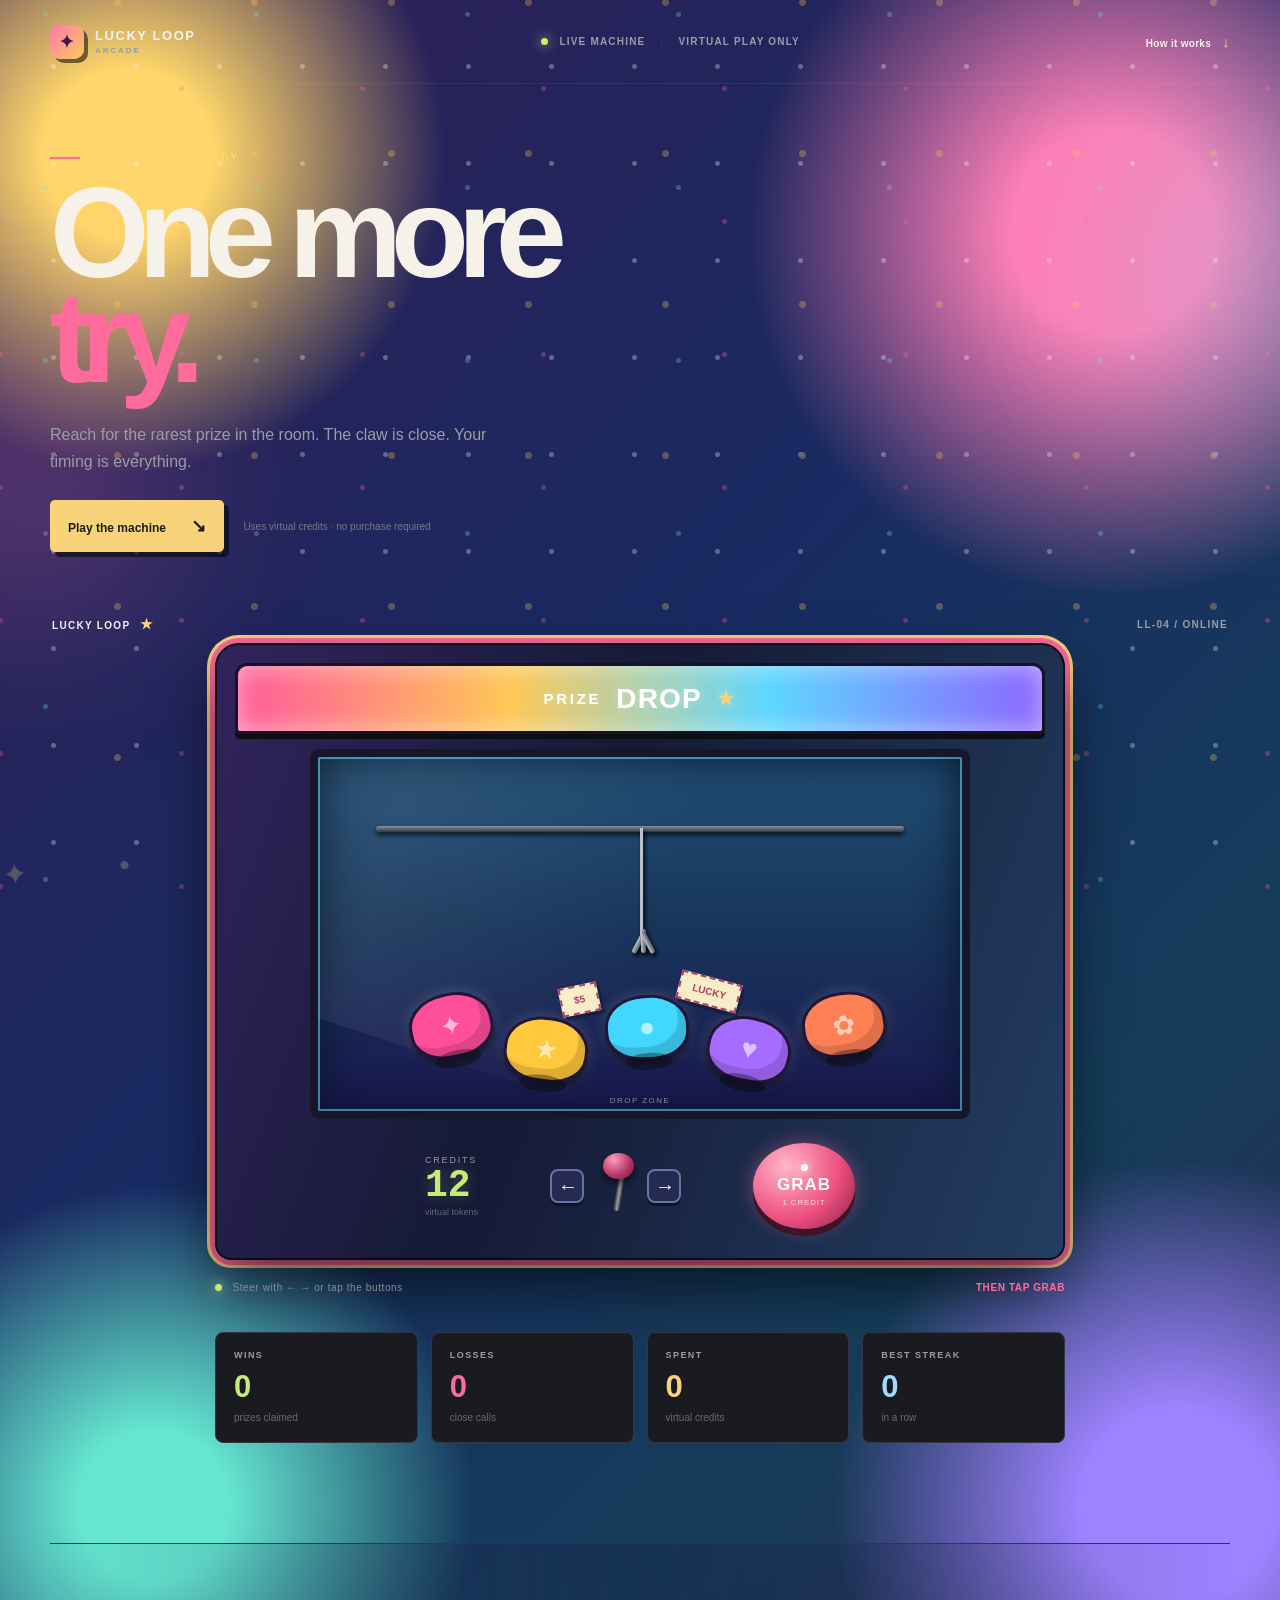
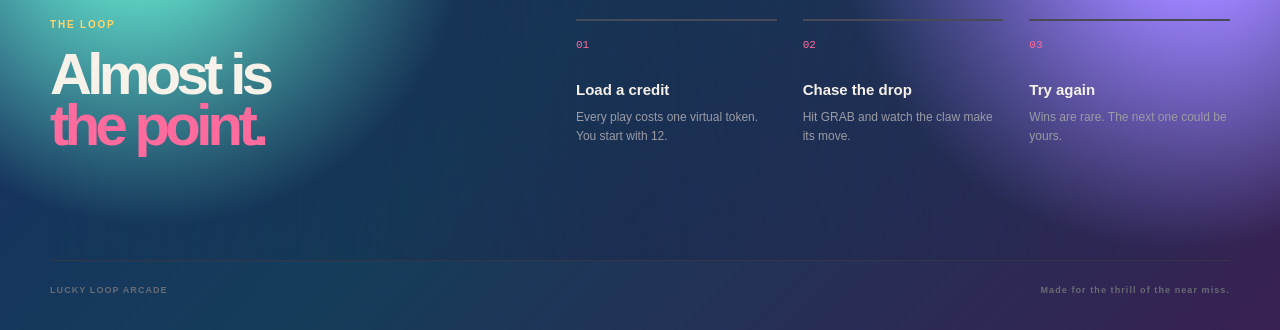
<file: index.html>
<!doctype html>
<html lang="en">
<head>
  <meta charset="UTF-8">
  <meta name="viewport" content="width=device-width, initial-scale=1.0">
  <meta name="description" content="Lucky Loop — a virtual claw-machine arcade game.">
  <title>Lucky Loop Arcade</title>
  <link rel="stylesheet" href="styles.css">
</head>
<body>
  <div class="ambient ambient-one"></div><div class="ambient ambient-two"></div>
  <header class="site-header">
    <a class="brand" href="#top"><span class="brand-mark">✦</span><span>LUCKY LOOP <small>ARCADE</small></span></a>
    <div class="header-status"><span class="status-dot"></span> LIVE MACHINE <span class="divider"></span> VIRTUAL PLAY ONLY</div>
    <a class="header-link" href="#how-it-works">How it works <span>↓</span></a>
  </header>
  <main id="top" class="page-shell">
    <section class="hero-copy"><p class="eyebrow"><span class="eyebrow-line"></span> PRIZE BAY 04 · READY</p><h1>One more<br><em>try.</em></h1><p class="intro">Reach for the rarest prize in the room. The claw is close. Your timing is everything.</p><div class="hero-actions"><a class="primary-button" href="#machine">Play the machine <span>↘</span></a><span class="microcopy">Uses virtual credits · no purchase required</span></div></section>
    <section class="machine-wrap" id="machine" aria-labelledby="machine-title"><div class="machine-topbar"><span class="machine-name" id="machine-title">LUCKY LOOP <b>★</b></span><span class="machine-id">LL-04 / ONLINE</span></div><div class="cabinet"><div class="marquee"><span>PRIZE</span><strong>DROP</strong><span>★</span></div><div class="glass-frame"><div class="glass-shine"></div><div class="prize-pile" aria-label="Prize pile"><div class="plush plush-pink">✦</div><div class="plush plush-yellow">★</div><div class="plush plush-blue">●</div><div class="plush plush-purple">♥</div><div class="plush plush-orange">✿</div><div class="ticket ticket-one">$5</div><div class="ticket ticket-two">LUCKY</div></div><div class="rail"></div><div class="claw-line" id="claw-line"><div class="claw"><i></i><i></i><i></i></div></div><div class="drop-zone"><span>DROP ZONE</span></div></div><div class="machine-controls"><div class="credit-panel"><span class="label">CREDITS</span><strong id="credits">12</strong><span class="credit-note">virtual tokens</span></div><div class="move-controls" aria-label="Move claw"><button class="move-button" id="move-left" type="button" aria-label="Move claw left">←</button><div class="joystick"><div class="stick"></div><div class="knob"></div></div><button class="move-button" id="move-right" type="button" aria-label="Move claw right">→</button></div><button class="play-button" id="play-button" type="button"><span class="button-light"></span><b>GRAB</b><small>1 CREDIT</small></button></div></div><p class="machine-caption"><span class="pulse"></span> Steer with ← → or tap the buttons <span class="caption-right">then tap GRAB</span></p></section>
    <section class="stats-row" aria-label="Your session stats"><div class="stat-card"><span>WINS</span><strong id="wins">0</strong><small>prizes claimed</small></div><div class="stat-card stat-loss"><span>LOSSES</span><strong id="losses">0</strong><small>close calls</small></div><div class="stat-card stat-spend"><span>SPENT</span><strong id="spent">0</strong><small>virtual credits</small></div><div class="stat-card stat-streak"><span>BEST STREAK</span><strong id="streak">0</strong><small>in a row</small></div></section>
    <section class="how-section" id="how-it-works"><div><p class="eyebrow">THE LOOP</p><h2>Almost is<br><em>the point.</em></h2></div><div class="steps"><div class="step"><span>01</span><h3>Load a credit</h3><p>Every play costs one virtual token. You start with 12.</p></div><div class="step"><span>02</span><h3>Chase the drop</h3><p>Hit GRAB and watch the claw make its move.</p></div><div class="step"><span>03</span><h3>Try again</h3><p>Wins are rare. The next one could be yours.</p></div></div></section>
  </main>
  <footer class="site-footer"><span>LUCKY LOOP ARCADE</span><span>Made for the thrill of the near miss.</span></footer><div class="toast" id="toast" role="status" aria-live="polite"></div><script src="script.js"></script>
</body>
</html>
</file>
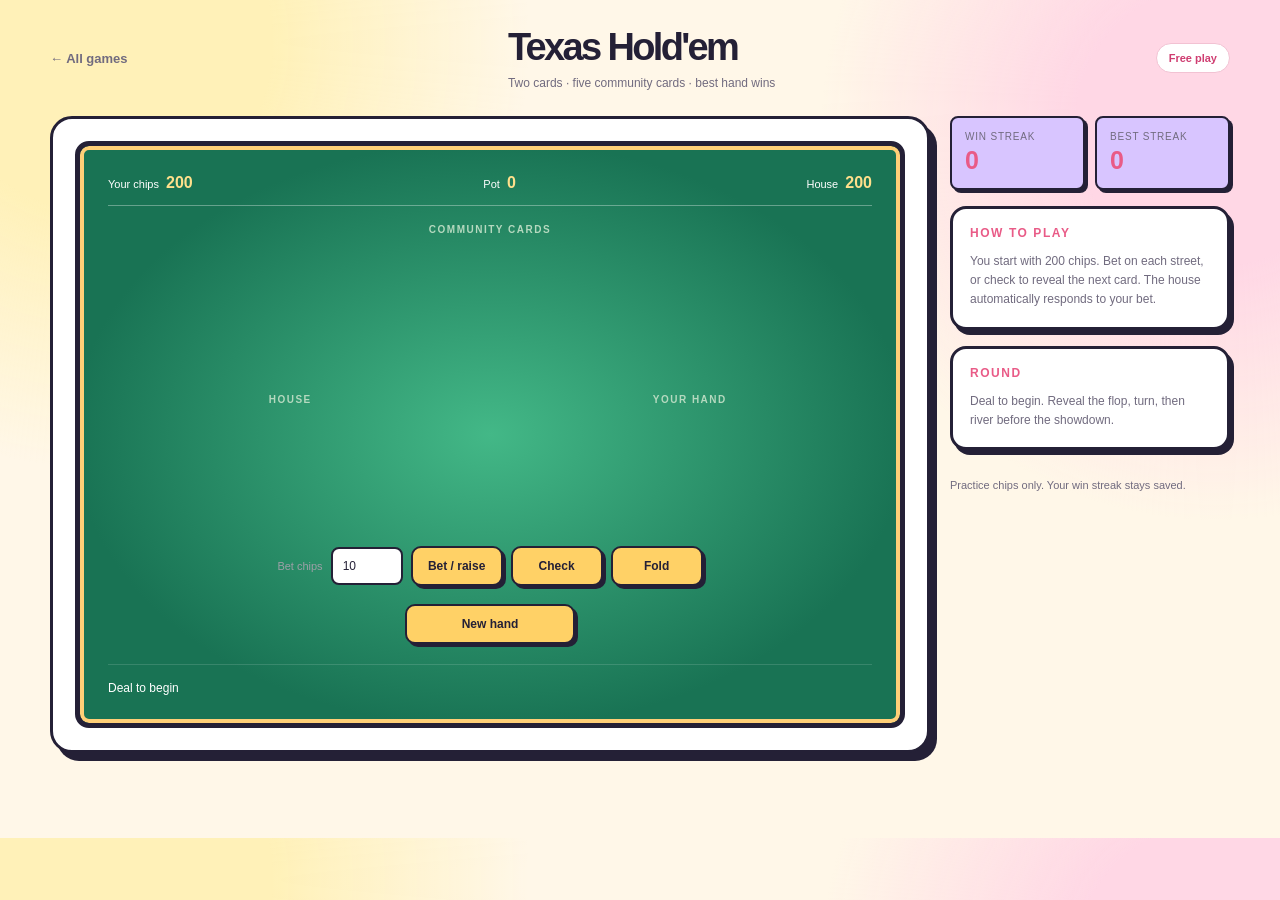
<file: poker.html>
<!doctype html><html lang="en"><head><meta charset="UTF-8"><meta name="viewport" content="width=device-width,initial-scale=1"><title>Texas Hold'em | Larcadia</title><link rel="stylesheet" href="shared.css"></head><body class="game-page"><main class="game-shell"><div class="game-topbar"><a class="back-link" href="index.html">← All games</a><div><h1 class="game-title">Texas Hold'em</h1><p class="game-subtitle">Two cards · five community cards · best hand wins</p></div><span class="free-pill">Free play</span></div><div class="game-layout"><section class="game-panel"><div class="poker-table holdem-table"><div class="chip-bar"><span>Your chips <strong id="player-chips">200</strong></span><span>Pot <strong id="pot">0</strong></span><span>House <strong id="house-chips">200</strong></span></div><div class="hand-label">Community cards</div><div class="cards community-cards" id="community-cards"></div><div class="holdem-hands"><div><div class="hand-label">House</div><div class="cards hole-cards" id="house-cards"></div></div><div><div class="hand-label">Your hand</div><div class="cards hole-cards" id="player-cards"></div></div></div><div class="bet-controls"><label for="bet-amount">Bet chips</label><input id="bet-amount" type="number" min="1" max="200" value="10"><button class="control-button" id="bet-button">Bet / raise</button><button class="control-button" id="check-button">Check</button><button class="control-button danger-button" id="fold-button">Fold</button></div><div class="poker-actions"><button class="control-button" id="new-hand">New hand</button></div><div class="score-strip"><span id="poker-status">Deal to begin</span><span id="poker-result"></span></div></div></section><aside class="side-panel"><div class="stats-pair"><div class="stat"><span>Win streak</span><strong id="poker-streak">0</strong></div><div class="stat"><span>Best streak</span><strong id="poker-best">0</strong></div></div><div class="info-box"><h3>How to play</h3><p>You start with 200 chips. Bet on each street, or check to reveal the next card. The house automatically responds to your bet.</p></div><div class="info-box"><h3>Round</h3><p id="round-help">Deal to begin. Reveal the flop, turn, then river before the showdown.</p></div><p class="sound-note">Practice chips only. Your win streak stays saved.</p></aside></div></main><script src="game-utils.js"></script><script src="poker.js"></script></body></html>
</file>
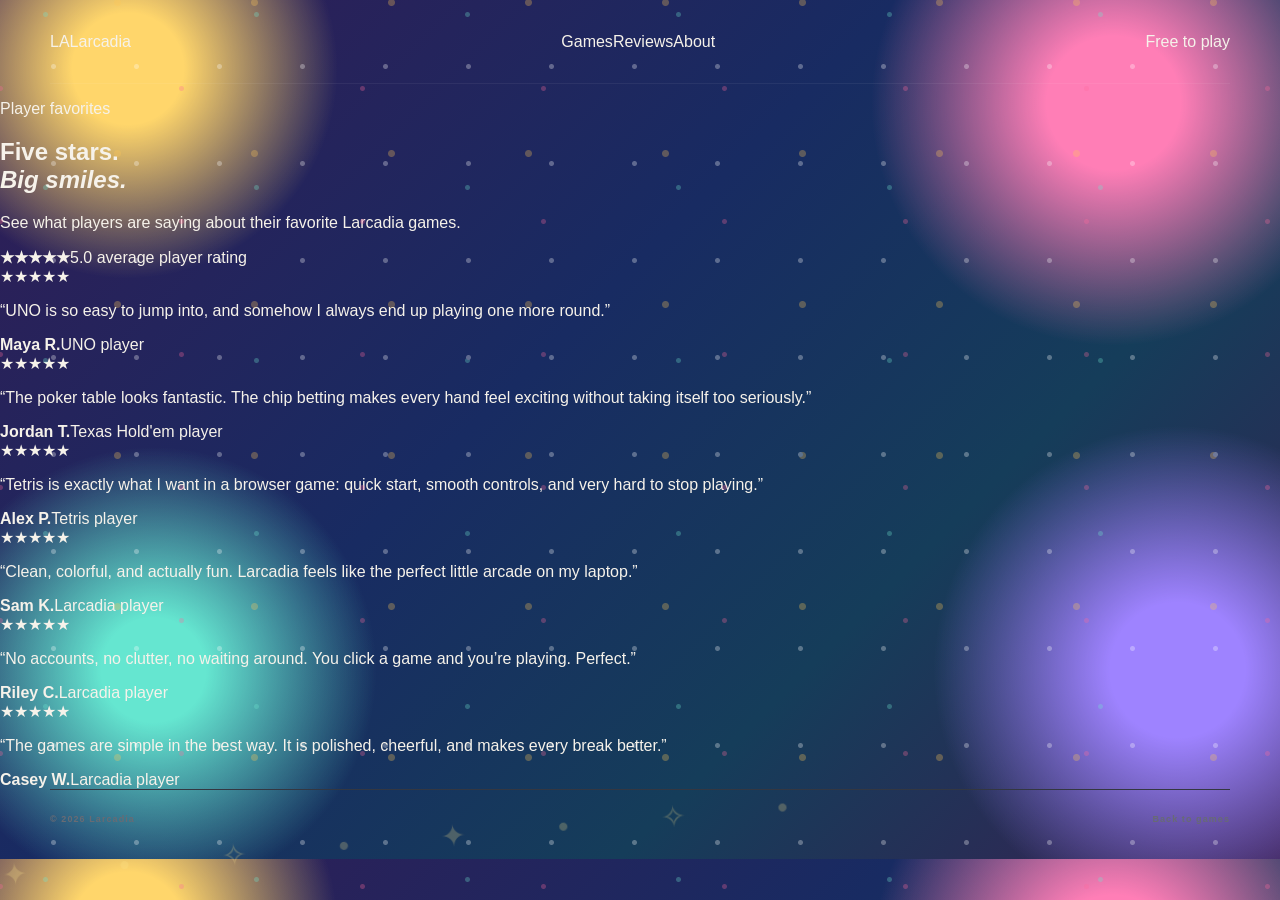
<file: reviews.html>
<!doctype html>
<html lang="en">
<head>
  <meta charset="UTF-8">
  <meta name="viewport" content="width=device-width, initial-scale=1.0">
  <meta name="description" content="Five-star player reviews for Larcadia's free browser games.">
  <title>Reviews — Larcadia</title>
  <link rel="stylesheet" href="styles.css">
</head>
<body class="reviews-page">
  <header class="site-header">
    <a class="logo" href="index.html" aria-label="Larcadia home"><span class="logo-mark">LA</span><span>Larcadia</span></a>
    <nav aria-label="Main navigation"><a href="index.html#games">Games</a><a class="active-nav" href="reviews.html">Reviews</a><a href="index.html#about">About</a></nav>
    <span class="free-pill">Free to play</span>
  </header>
  <main>
    <section class="reviews-hero" aria-labelledby="reviews-title">
      <p class="kicker"><span class="live-dot"></span> Player favorites</p>
      <h1 id="reviews-title">Five stars.<br><em>Big smiles.</em></h1>
      <p>See what players are saying about their favorite Larcadia games.</p>
      <div class="rating-summary"><strong>★★★★★</strong><span>5.0 average player rating</span></div>
    </section>
    <section class="reviews-grid" aria-label="Player reviews">
      <article class="review-card review-yellow"><div class="stars">★★★★★</div><p>“UNO is so easy to jump into, and somehow I always end up playing one more round.”</p><footer><strong>Maya R.</strong><span>UNO player</span></footer></article>
      <article class="review-card review-pink"><div class="stars">★★★★★</div><p>“The poker table looks fantastic. The chip betting makes every hand feel exciting without taking itself too seriously.”</p><footer><strong>Jordan T.</strong><span>Texas Hold'em player</span></footer></article>
      <article class="review-card review-blue"><div class="stars">★★★★★</div><p>“Tetris is exactly what I want in a browser game: quick start, smooth controls, and very hard to stop playing.”</p><footer><strong>Alex P.</strong><span>Tetris player</span></footer></article>
      <article class="review-card review-green"><div class="stars">★★★★★</div><p>“Clean, colorful, and actually fun. Larcadia feels like the perfect little arcade on my laptop.”</p><footer><strong>Sam K.</strong><span>Larcadia player</span></footer></article>
      <article class="review-card review-lilac"><div class="stars">★★★★★</div><p>“No accounts, no clutter, no waiting around. You click a game and you’re playing. Perfect.”</p><footer><strong>Riley C.</strong><span>Larcadia player</span></footer></article>
      <article class="review-card review-orange"><div class="stars">★★★★★</div><p>“The games are simple in the best way. It is polished, cheerful, and makes every break better.”</p><footer><strong>Casey W.</strong><span>Larcadia player</span></footer></article>
    </section>
  </main>
  <footer class="site-footer"><span>© 2026 Larcadia</span><a href="index.html">Back to games</a></footer>
</body>
</html>
</file>
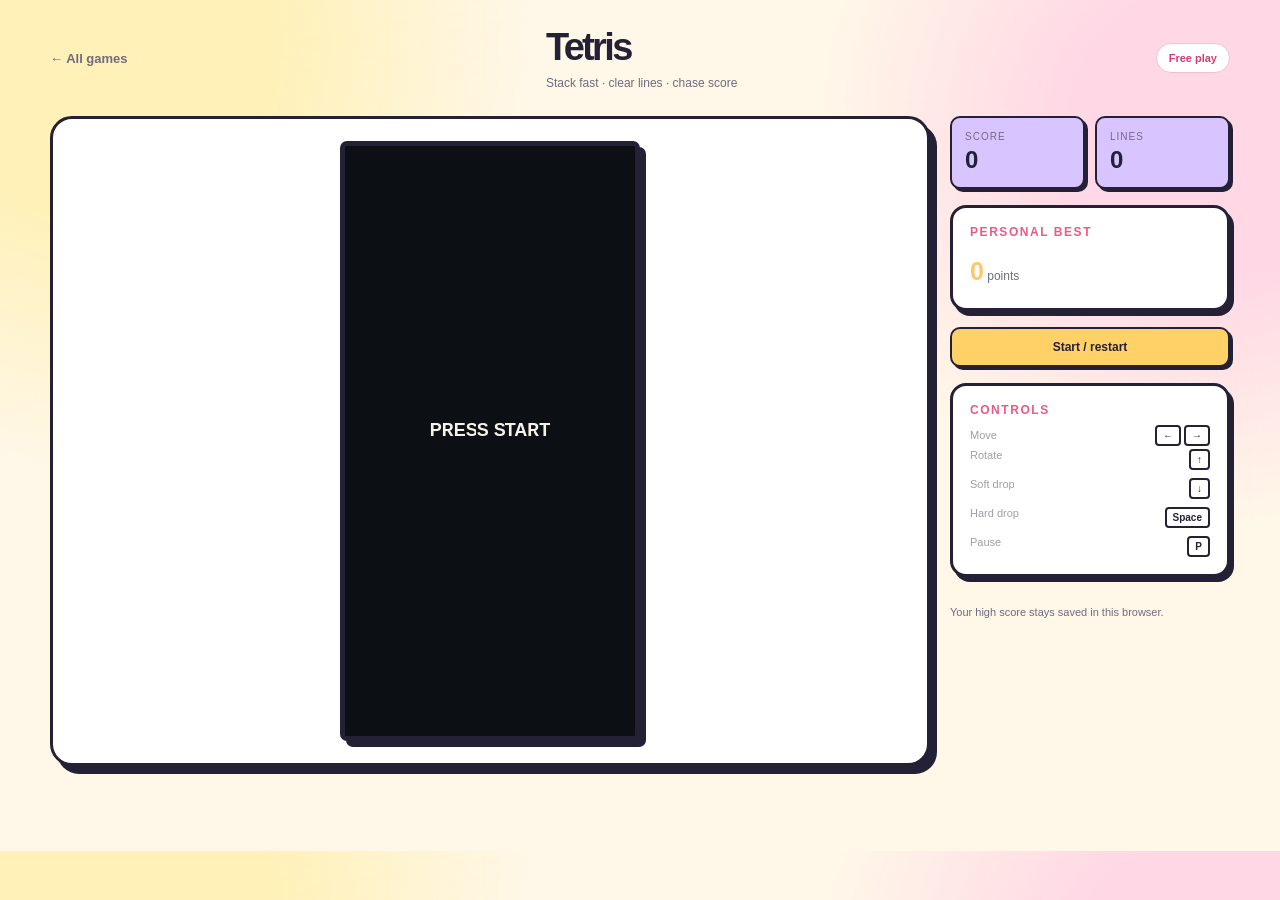
<file: tetris.html>
<!doctype html><html lang="en"><head><meta charset="UTF-8"><meta name="viewport" content="width=device-width,initial-scale=1"><title>Tetris | Larcadia</title><link rel="stylesheet" href="shared.css"></head><body class="game-page"><main class="game-shell"><div class="game-topbar"><a class="back-link" href="index.html">← All games</a><div><h1 class="game-title">Tetris</h1><p class="game-subtitle">Stack fast · clear lines · chase score</p></div><span class="free-pill">Free play</span></div><div class="game-layout"><section class="game-panel"><div class="tetris-wrap"><canvas id="tetris" class="tetris-canvas" width="300" height="600" aria-label="Tetris game"></canvas></div></section><aside class="side-panel"><div class="tetris-stats"><div class="stat"><span>Score</span><strong id="score">0</strong></div><div class="stat"><span>Lines</span><strong id="lines">0</strong></div></div><div class="info-box high-score-box"><h3>Personal best</h3><p><strong id="high-score">0</strong> points</p></div><button class="control-button" id="start-tetris">Start / restart</button><div class="info-box"><h3>Controls</h3><div class="key-list"><div><span>Move</span><span><b class="key">←</b> <b class="key">→</b></span></div><div><span>Rotate</span><b class="key">↑</b></div><div><span>Soft drop</span><b class="key">↓</b></div><div><span>Hard drop</span><b class="key">Space</b></div><div><span>Pause</span><b class="key">P</b></div></div></div><p class="sound-note">Your high score stays saved in this browser.</p></aside></div></main><script src="game-utils.js"></script><script src="tetris.js"></script></body></html>
</file>
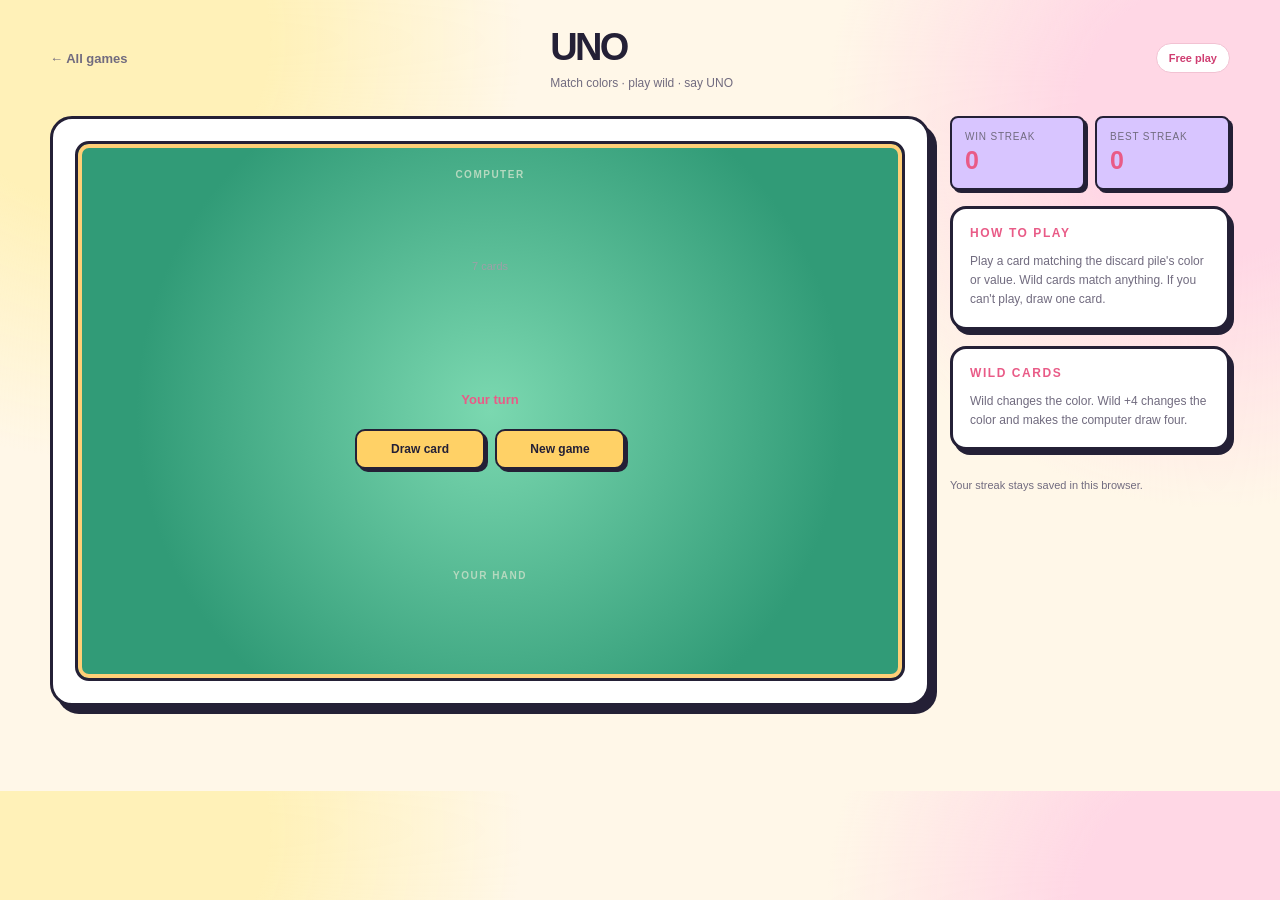
<file: uno.html>
<!doctype html><html lang="en"><head><meta charset="UTF-8"><meta name="viewport" content="width=device-width,initial-scale=1"><title>UNO | Larcadia</title><link rel="stylesheet" href="shared.css"></head><body class="game-page"><main class="game-shell"><div class="game-topbar"><a class="back-link" href="index.html">← All games</a><div><h1 class="game-title">UNO</h1><p class="game-subtitle">Match colors · play wild · say UNO</p></div><span class="free-pill">Free play</span></div><div class="game-layout"><section class="game-panel"><div class="uno-table"><div class="uno-opponent"><div class="hand-label">Computer</div><div class="uno-hand" id="opponent-hand"></div><p id="opponent-count">7 cards</p></div><div class="uno-center"><div class="uno-pile" id="discard-pile"></div><div class="uno-status" id="uno-status">Your turn</div><div class="uno-actions"><button class="control-button" id="draw-card">Draw card</button><button class="control-button" id="new-uno">New game</button></div></div><div class="uno-player"><div class="hand-label">Your hand</div><div class="uno-hand player-hand" id="player-hand"></div></div></div></section><aside class="side-panel"><div class="stats-pair"><div class="stat"><span>Win streak</span><strong id="uno-streak">0</strong></div><div class="stat"><span>Best streak</span><strong id="uno-best">0</strong></div></div><div class="info-box"><h3>How to play</h3><p>Play a card matching the discard pile's color or value. Wild cards match anything. If you can't play, draw one card.</p></div><div class="info-box"><h3>Wild cards</h3><p>Wild changes the color. Wild +4 changes the color and makes the computer draw four.</p></div><p class="sound-note">Your streak stays saved in this browser.</p></aside></div></main><script src="game-utils.js"></script><script src="uno.js"></script></body></html>
</file>
<file: styles.css>
:root{--ink:#f6f2ea;--muted:#9b9ca5;--bg:#111217;--panel:#1b1d24;--line:#343741;--pink:#ff6b9d;--yellow:#f9d37a;--blue:#9edcff;--green:#c5ed75}*{box-sizing:border-box}html{scroll-behavior:smooth}body{margin:0;background:radial-gradient(circle at 20% 0,#252734 0,transparent 34%),radial-gradient(circle at 90% 24%,#2b1e30 0,transparent 29%),var(--bg);color:var(--ink);font-family:Arial,Helvetica,sans-serif;overflow-x:hidden}.ambient{position:fixed;border-radius:50%;filter:blur(90px);opacity:.12;pointer-events:none}.ambient-one{width:280px;height:280px;background:var(--pink);left:-110px;top:38%}.ambient-two{width:330px;height:330px;background:#786bff;right:-160px;top:12%}a{color:inherit;text-decoration:none}.site-header,.page-shell,.site-footer{width:min(1180px,calc(100% - 48px));margin:auto}.site-header{height:84px;display:flex;align-items:center;justify-content:space-between;gap:24px;border-bottom:1px solid #ffffff0f}.brand{display:flex;align-items:center;gap:11px;font-size:13px;font-weight:900;letter-spacing:.12em}.brand small{display:block;font-size:8px;letter-spacing:.24em;color:var(--muted);margin-top:3px}.brand-mark{display:grid;place-items:center;width:34px;height:34px;border-radius:10px;background:var(--pink);color:#281721;box-shadow:4px 4px 0 #0008;font-size:18px}.header-status,.header-link{font-size:10px;font-weight:800;letter-spacing:.12em;color:var(--muted)}.status-dot,.pulse{display:inline-block;width:7px;height:7px;border-radius:50%;background:var(--green);box-shadow:0 0 12px var(--green);margin-right:7px}.divider{display:inline-block;width:1px;height:11px;background:var(--line);margin:0 12px;vertical-align:middle}.header-link{color:var(--ink);letter-spacing:.03em}.header-link span{color:var(--pink);margin-left:8px;font-size:15px}.page-shell{padding-top:68px}.hero-copy{max-width:640px}.eyebrow{color:var(--pink);font-size:10px;font-weight:900;letter-spacing:.18em;margin:0 0 18px}.eyebrow-line{display:inline-block;width:30px;height:2px;background:var(--pink);vertical-align:middle;margin-right:9px}.hero-copy h1{font-size:clamp(68px,10vw,132px);line-height:.82;letter-spacing:-.09em;margin:0;font-weight:900}.hero-copy h1 em,.how-section h2 em{font-style:normal;color:var(--pink)}.intro{max-width:460px;color:var(--muted);font-size:16px;line-height:1.7;margin:30px 0 25px}.hero-actions{display:flex;align-items:center;gap:19px;flex-wrap:wrap}.primary-button{background:var(--yellow);color:#1e1b16;padding:15px 18px;border-radius:5px;box-shadow:5px 5px 0 #0008;font-size:12px;font-weight:900;transition:.2s}.primary-button:hover{transform:translate(-2px,-2px);box-shadow:7px 7px 0 #0008}.primary-button span{margin-left:22px;font-size:18px}.microcopy{color:#777983;font-size:10px}.machine-wrap{margin-top:64px}.machine-topbar{display:flex;justify-content:space-between;align-items:center;padding:0 2px 11px;color:var(--muted);font-size:10px;font-weight:900;letter-spacing:.13em}.machine-name{color:var(--ink)}.machine-name b{color:var(--yellow);font-size:14px;margin-left:6px}.cabinet{max-width:850px;margin:auto;background:linear-gradient(100deg,#22242c,#111318 40%,#272936);border:2px solid #08090c;border-radius:24px 24px 16px 16px;padding:18px 18px 20px;box-shadow:0 28px 60px #0008,0 0 0 5px #292b34}.marquee{height:71px;border-radius:12px 12px 5px 5px;background:linear-gradient(90deg,#4f2342,#ce537a 50%,#46213e);border:3px solid #11131a;box-shadow:inset 0 0 24px #ff9ab544,0 5px 0 #0d0e12;display:flex;align-items:center;justify-content:center;gap:15px;color:#ffd4dd;letter-spacing:.18em;font-size:15px;font-weight:900;text-shadow:0 0 12px #fff6}.marquee strong{font-size:28px;color:#fff;letter-spacing:.04em}.marquee span:last-child{color:var(--yellow);font-size:19px}.glass-frame{position:relative;height:370px;margin:15px auto 14px;max-width:660px;overflow:hidden;border:8px solid #292b35;border-radius:9px;background:linear-gradient(180deg,#222b3d,#101922 73%,#111217);box-shadow:inset 0 0 0 2px #07080b,inset 0 0 44px #000b}.glass-shine{position:absolute;inset:-35% 45% 20% -24%;transform:rotate(18deg);background:linear-gradient(90deg,transparent,#fff1 45%,transparent);pointer-events:none}.rail{position:absolute;top:69px;left:9%;right:9%;height:6px;border-radius:5px;background:linear-gradient(#8c929e,#323744);box-shadow:0 3px 5px #000b}.prize-pile{position:absolute;bottom:22px;left:11%;right:11%;height:140px}.plush{position:absolute;display:grid;place-items:center;width:84px;height:65px;border-radius:47% 47% 43% 43%;border:3px solid #101319;box-shadow:inset -8px -10px 0 #0002,0 5px 7px #0008;color:#fff9;font-size:27px}.plush:after{content:"";position:absolute;bottom:-13px;width:47px;height:17px;border-radius:50%;background:#0005;z-index:-1}.plush-pink{left:4%;bottom:31px;background:#e56c9c;transform:rotate(-12deg)}.plush-yellow{left:23%;bottom:7px;background:#efbd4f;transform:rotate(7deg)}.plush-blue{left:43%;bottom:29px;background:#67a5cc;transform:rotate(-3deg)}.plush-purple{right:20%;bottom:7px;background:#8670c8;transform:rotate(12deg)}.plush-orange{right:1%;bottom:32px;background:#ed8e55;transform:rotate(-8deg)}.ticket{position:absolute;background:#f7edc9;color:#b33d63;border:2px dashed #b33d63;padding:7px 12px;font-size:10px;font-weight:900;box-shadow:3px 4px #0004}.ticket-one{left:34%;bottom:75px;transform:rotate(-12deg)}.ticket-two{right:30%;bottom:83px;transform:rotate(15deg)}.claw-line{position:absolute;top:71px;left:50%;height:112px;border-left:3px solid #bcc0cb;filter:drop-shadow(2px 3px 2px #000);transition:left .38s cubic-bezier(.25,.8,.25,1),height .35s}.claw{position:absolute;left:-18px;bottom:-13px;width:36px;height:32px}.claw i{position:absolute;bottom:0;width:5px;height:24px;border-radius:5px;background:linear-gradient(90deg,#bfc3cc,#565b67);transform-origin:bottom}.claw i:nth-child(1){left:6px;transform:rotate(28deg)}.claw i:nth-child(2){left:16px}.claw i:nth-child(3){right:5px;transform:rotate(-28deg)}.drop-zone{position:absolute;bottom:6px;left:50%;transform:translateX(-50%);color:#858997;font-size:8px;letter-spacing:.18em}.machine-controls{display:flex;align-items:center;justify-content:center;gap:72px;min-height:105px}.credit-panel{display:flex;flex-direction:column;gap:2px}.credit-panel .label{font-size:9px;color:var(--muted);letter-spacing:.2em}.credit-panel strong{font-family:monospace;font-size:38px;line-height:1;color:var(--green);text-shadow:0 0 13px #c5ed7544}.credit-note{font-size:9px;color:#656873}.joystick{position:relative;width:50px;height:72px}.stick{position:absolute;left:22px;top:20px;width:7px;height:41px;background:linear-gradient(90deg,#22242c,#9b9eaa,#1c1e25);transform:rotate(9deg);border-radius:4px}.knob{position:absolute;top:3px;left:9px;width:31px;height:26px;border-radius:50%;background:radial-gradient(circle at 35% 25%,#ff9bbb,#b53265 60%,#531c3a);box-shadow:0 5px 7px #0008}.play-button{width:102px;height:86px;border:0;border-radius:50%;background:radial-gradient(circle at 32% 26%,#ffb6c9,#ed4e80 58%,#822142);color:#fff;box-shadow:0 7px 0 #3f1427,0 0 20px #ff6b9d66;cursor:pointer;transition:.14s;display:flex;flex-direction:column;align-items:center;justify-content:center}.play-button:hover{filter:brightness(1.12);transform:translateY(-2px)}.play-button:active{transform:translateY(4px);box-shadow:0 3px 0 #3f1427}.button-light{width:7px;height:7px;border-radius:50%;background:#fff;box-shadow:0 0 9px #fff;margin-bottom:4px}.play-button b{font-size:17px;letter-spacing:.06em}.play-button small{font-size:8px;letter-spacing:.1em;opacity:.75;margin-top:3px}.machine-caption{max-width:850px;margin:22px auto 0;color:#8a8c95;font-size:10px;letter-spacing:.06em}.caption-right{float:right;color:var(--pink);text-transform:uppercase;font-weight:900}.stats-row{display:grid;grid-template-columns:repeat(4,1fr);gap:13px;max-width:850px;margin:39px auto 100px}.stat-card{padding:17px 18px;background:#191b21;border:1px solid var(--line);border-radius:8px}.stat-card span{display:block;color:var(--muted);font-size:9px;font-weight:900;letter-spacing:.16em}.stat-card strong{display:block;font-size:31px;letter-spacing:-.06em;margin:9px 0 2px;color:var(--green)}.stat-card small{color:#676a74;font-size:10px}.stat-loss strong{color:var(--pink)}.stat-spend strong{color:var(--yellow)}.stat-streak strong{color:var(--blue)}.how-section{border-top:1px solid var(--line);display:grid;grid-template-columns:1fr 1.5fr;gap:90px;padding:75px 0 110px}.how-section h2{font-size:58px;line-height:.88;letter-spacing:-.08em;margin:0}.steps{display:grid;grid-template-columns:repeat(3,1fr);gap:26px}.step{border-top:2px solid #484b56;padding-top:13px}.step span{color:var(--pink);font:11px monospace}.step h3{font-size:15px;margin:29px 0 10px}.step p{color:var(--muted);font-size:12px;line-height:1.6;margin:0}.site-footer{border-top:1px solid var(--line);padding:24px 0 35px;display:flex;justify-content:space-between;color:#686b74;font-size:9px;font-weight:900;letter-spacing:.12em}.toast{position:fixed;left:50%;bottom:28px;transform:translate(-50%,20px);background:#f4e7c6;color:#29231b;padding:12px 16px;border-radius:5px;box-shadow:5px 5px #0008;font-size:12px;font-weight:800;opacity:0;pointer-events:none;transition:.25s}.toast.show{opacity:1;transform:translate(-50%,0)}@media(max-width:760px){.site-header,.page-shell,.site-footer{width:min(100% - 30px,600px)}.header-status{display:none}.page-shell{padding-top:48px}.machine-controls{gap:37px}.stats-row{grid-template-columns:repeat(2,1fr);margin-bottom:80px}.how-section{grid-template-columns:1fr;gap:42px}.steps{gap:15px}.how-section h2{font-size:52px}}@media(max-width:500px){.site-header{height:72px}.header-link{font-size:9px}.hero-copy h1{font-size:72px}.intro{font-size:14px}.machine-wrap{margin-top:48px}.cabinet{padding:11px 10px 16px;border-radius:16px;box-shadow:0 18px 36px #0008,0 0 0 3px #292b34}.marquee{height:58px;font-size:11px;gap:8px}.marquee strong{font-size:22px}.glass-frame{height:300px}.plush{width:58px;height:46px;font-size:19px}.prize-pile{height:108px;left:7%;right:7%}.claw-line{top:58px;height:84px}.machine-controls{gap:25px;min-height:88px}.play-button{width:82px;height:70px}.play-button b{font-size:14px}.credit-panel strong{font-size:31px}.joystick{transform:scale(.8)}.machine-caption{line-height:1.5}.caption-right{float:none;display:block;margin-top:5px}.steps{grid-template-columns:1fr}.site-footer{flex-direction:column;gap:10px}.stats-row{margin-top:31px}}
/* Bright arcade controls and prize styling */
body{background:radial-gradient(circle at 8% 4%,#ff5c9b 0,transparent 21%),radial-gradient(circle at 88% 8%,#705bff 0,transparent 24%),radial-gradient(circle at 50% 55%,#173f64 0,transparent 38%),#101323}.cabinet{background:linear-gradient(110deg,#32235c,#151a36 42%,#233e61);border-color:#0a0b19;box-shadow:0 28px 60px #0009,0 0 0 5px #ff6b9d,0 0 0 8px #f9d37a}.marquee{background:linear-gradient(90deg,#ff5c9b,#ffc857 34%,#5ed7ff 66%,#8c66ff);color:#fff;border-color:#171229;box-shadow:inset 0 0 24px #fff8,0 5px 0 #0d0e12}.glass-frame{background:linear-gradient(180deg,#214f75,#18375b 45%,#1b1850 100%);border-color:#17172b;box-shadow:inset 0 0 0 2px #65e5ff88,inset 0 0 44px #07152b}.plush{border-color:#211637;box-shadow:inset -8px -10px 0 #0002,0 5px 7px #0008,0 0 14px #fff3}.plush-pink{background:#ff4f9b}.plush-yellow{background:#ffc83d}.plush-blue{background:#42d7ff}.plush-purple{background:#a66cff}.plush-orange{background:#ff8055}.move-controls{display:flex;align-items:center;gap:10px}.move-button{width:34px;height:34px;border:2px solid #6972a4;border-radius:8px;background:#252a50;color:#fff;font-size:20px;line-height:1;cursor:pointer;box-shadow:0 3px 0 #101226}.move-button:hover{background:#ff6b9d;border-color:#ffd0e0;transform:translateY(-1px)}.move-button:active{transform:translateY(2px);box-shadow:0 1px 0 #101226}.move-controls .joystick{width:43px}.how-section{background:linear-gradient(90deg,transparent,#19244a66,transparent)}@media(max-width:500px){.move-controls{gap:4px}.move-button{width:29px;height:29px;font-size:17px}.move-controls .joystick{transform:scale(.72)}}
/* Jolly party backdrop */
body{position:relative;background:radial-gradient(circle at 10% 8%,#ffd66b 0 4%,transparent 15%),radial-gradient(circle at 87% 12%,#ff7eb6 0 5%,transparent 18%),radial-gradient(circle at 12% 78%,#65e6d0 0 4%,transparent 17%),radial-gradient(circle at 92% 78%,#9e83ff 0 5%,transparent 18%),linear-gradient(135deg,#321c55 0%,#182b62 42%,#153d5a 69%,#382052 100%)}body::before{content:"";position:fixed;inset:0;pointer-events:none;opacity:.3;background-image:radial-gradient(circle,#fff 0 2px,transparent 3px),radial-gradient(circle,#ffc857 0 3px,transparent 4px),radial-gradient(circle,#ff6b9d 0 2px,transparent 3px),radial-gradient(circle,#72e6d1 0 2px,transparent 3px);background-size:83px 97px,137px 151px,181px 133px,211px 173px;background-position:12px 18px,49px 78px,91px 22px,151px 101px;z-index:0}body::after{content:"✦   •   ✧      •   ✦      •   ✧   •";position:fixed;left:0;right:0;bottom:7vh;color:#ffe48b;opacity:.24;font-size:30px;letter-spacing:1.4em;white-space:nowrap;transform:rotate(-5deg);pointer-events:none;z-index:0}.site-header,.page-shell,.site-footer{position:relative;z-index:1}.ambient-one{background:#ff7fb6;opacity:.24}.ambient-two{background:#7ce8ff;opacity:.23}.brand-mark{background:linear-gradient(135deg,#ff7ab1,#ffc857);color:#3c1a4b}.header-link span,.eyebrow{color:#ffd66b}
</file>
<file: shared.css>
:root{--ink:#f5f2e9;--muted:#9da0a7;--bg:#111318;--panel:#1b1e26;--line:#2b2e38;--lime:#d5f36c;--pink:#ff6b9d;--blue:#72c8ff;--gold:#ffc766}*{box-sizing:border-box}html{scroll-behavior:smooth}body{margin:0;background:var(--bg);color:var(--ink);font-family:Arial,Helvetica,sans-serif}a{color:inherit;text-decoration:none}button{font:inherit;cursor:pointer}.site-header{width:min(1180px,calc(100% - 48px));height:78px;margin:auto;display:flex;align-items:center;justify-content:space-between;gap:24px}.logo{display:flex;align-items:center;gap:11px;font-weight:800;letter-spacing:-.04em}.logo-mark{display:grid;place-items:center;width:34px;height:34px;border-radius:10px;background:var(--lime);color:#111318;font-size:12px;font-weight:900}.site-header nav{display:flex;gap:28px;color:var(--muted);font-size:13px;font-weight:700}.site-header nav a:hover{color:var(--ink)}.free-pill{border:1px solid var(--line);border-radius:99px;padding:8px 12px;color:var(--lime);font-size:11px;font-weight:700}.hub-hero{width:min(1180px,calc(100% - 48px));min-height:610px;margin:auto;display:grid;grid-template-columns:1fr 1fr;align-items:center;gap:60px}.kicker{text-transform:uppercase;letter-spacing:.17em;color:var(--lime);font-size:11px;font-weight:800;margin:0 0 17px}.hub-hero h1{font-size:clamp(58px,8vw,105px);line-height:.91;letter-spacing:-.08em;margin:0;font-weight:800}.hub-hero h1 em{font-style:normal;color:var(--pink)}.hero-lede{max-width:445px;color:var(--muted);line-height:1.7;font-size:16px;margin:28px 0}.button{display:inline-flex;align-items:center;justify-content:space-between;gap:27px;border:0;border-radius:8px;padding:14px 17px;font-size:13px;font-weight:800}.button-bright{background:var(--lime);color:#15171a}.button-bright:hover{background:#e4ff8b}.hero-art{height:425px;position:relative;overflow:hidden;border:1px solid var(--line);border-radius:20px;background:radial-gradient(circle at 50% 50%,#303545 0,#171a21 55%,#111318 100%)}.art-orbit{position:absolute;border:1px solid #3d4352;border-radius:50%;left:50%;top:50%;transform:translate(-50%,-50%) rotate(-17deg)}.orbit-one{width:410px;height:170px}.orbit-two{width:270px;height:410px;transform:translate(-50%,-50%) rotate(35deg)}.art-tile{position:absolute;display:grid;place-items:center;width:92px;height:116px;background:#faf8ed;color:#181a20;border-radius:10px;box-shadow:10px 15px 25px #0006;font-size:62px;font-family:Georgia;transform:rotate(-12deg)}.tile-chess{left:18%;top:28%;background:var(--lime)}.tile-poker{right:17%;top:17%;color:#e64272;transform:rotate(13deg)}.tile-tetris{left:40%;bottom:14%;background:#72c8ff;color:#172532;transform:rotate(7deg);font-family:Arial}.games-section,.about-strip{width:min(1180px,calc(100% - 48px));margin:auto}.games-section{padding:80px 0 105px}.section-intro{display:flex;align-items:end;justify-content:space-between;margin-bottom:27px;gap:20px}.section-intro h2,.about-strip h2{font-size:42px;letter-spacing:-.06em;margin:0}.section-intro>p{color:var(--muted);font-size:13px;margin:0 0 5px}.game-grid{display:grid;grid-template-columns:repeat(3,1fr);gap:15px}.game-card{min-height:280px;padding:24px;border-radius:13px;border:1px solid var(--line);display:flex;flex-direction:column;justify-content:space-between;transition:transform .2s,border-color .2s}.game-card:hover{transform:translateY(-6px);border-color:#777d8b}.chess-card{background:linear-gradient(135deg,#242a26,#1a1f1d)}.poker-card{background:linear-gradient(135deg,#272027,#1d1b25)}.tetris-card{background:linear-gradient(135deg,#1d2733,#1a1f29)}.card-icon{font-family:Georgia;font-size:50px;margin-bottom:28px}.chess-card .card-icon{color:var(--lime)}.poker-card .card-icon{color:var(--pink)}.tetris-card .card-icon{color:var(--blue);font-family:Arial}.card-tag{color:var(--muted);font-size:10px;font-weight:800;letter-spacing:.13em;text-transform:uppercase;margin:0 0 7px}.game-card h3{font-size:28px;letter-spacing:-.06em;margin:0}.game-card p:not(.card-tag){color:var(--muted);font-size:13px;line-height:1.55;max-width:245px}.play-link{display:inline-block;font-size:13px;font-weight:800;margin-top:14px}.play-link span{color:var(--lime);margin-left:6px}.about-strip{border:1px solid var(--line);border-radius:13px;padding:29px 33px;display:flex;align-items:center;gap:22px;margin-bottom:70px}.about-symbol{font-size:30px;color:var(--lime)}.about-strip h2{font-size:24px}.about-strip p{color:var(--muted);font-size:13px;margin:8px 0 0}.about-note{margin-left:auto;color:var(--muted);font-size:11px;line-height:1.7;text-align:right;text-transform:uppercase;letter-spacing:.1em}.site-footer{width:min(1180px,calc(100% - 48px));margin:auto;padding:24px 0 34px;border-top:1px solid var(--line);display:flex;justify-content:space-between;color:var(--muted);font-size:11px}
.game-page{background:#101216}.game-shell{width:min(1180px,calc(100% - 48px));margin:auto;padding-bottom:70px}.game-topbar{height:100px;display:flex;align-items:center;justify-content:space-between}.back-link{font-size:13px;font-weight:700;color:var(--muted)}.back-link:hover{color:var(--lime)}.game-title{font-size:38px;letter-spacing:-.07em;margin:0}.game-subtitle{color:var(--muted);font-size:12px;margin:7px 0 0}.game-layout{display:grid;grid-template-columns:minmax(0,1fr) 280px;gap:20px;align-items:start}.game-panel{border:1px solid var(--line);background:var(--panel);border-radius:14px;padding:20px}.side-panel{display:flex;flex-direction:column;gap:14px}.info-box{border:1px solid var(--line);border-radius:10px;padding:16px}.info-box h3{font-size:12px;text-transform:uppercase;letter-spacing:.13em;color:var(--lime);margin:0 0 12px}.info-box p{color:var(--muted);font-size:12px;line-height:1.6;margin:0}.control-button{width:100%;border:1px solid var(--line);border-radius:7px;background:#252934;color:var(--ink);padding:11px;font-size:12px;font-weight:800}.control-button:hover{border-color:var(--lime);color:var(--lime)}.status-line{color:var(--lime)!important;font-size:13px!important;font-weight:700;min-height:20px}.sound-note{color:var(--muted);font-size:11px;line-height:1.5}.chess-board{width:min(620px,100%);aspect-ratio:1;margin:auto;display:grid;grid-template-columns:repeat(8,1fr);border:7px solid #373c4a;border-radius:6px;overflow:hidden}.square{border:0;display:grid;place-items:center;font-family:Georgia;font-size:clamp(25px,5vw,53px);line-height:1;position:relative}.square.light{background:#e8e2d2;color:#20242e}.square.dark{background:#637159;color:#f5f1e5}.square.selected{box-shadow:inset 0 0 0 5px var(--gold)}.square.legal:after{content:'';width:24%;height:24%;border-radius:50%;background:#151a1b88;position:absolute}.square.capture:after{content:'';width:75%;height:75%;border-radius:50%;border:4px solid #ffcf6688;position:absolute}.chess-coordinates{display:flex;justify-content:space-between;color:var(--muted);font-size:10px;padding:5px 7px 0}.poker-table{min-height:480px;border-radius:14px;background:radial-gradient(ellipse at center,#305d4e,#19372f 70%);border:8px solid #543f32;display:flex;flex-direction:column;justify-content:center;gap:25px;padding:28px}.hand-label{text-align:center;text-transform:uppercase;letter-spacing:.15em;color:#b5d9bf;font-size:10px;font-weight:800}.cards{display:flex;justify-content:center;gap:10px;min-height:119px}.playing-card{width:82px;height:116px;background:#f7f3e9;color:#20232a;border-radius:8px;display:flex;flex-direction:column;justify-content:space-between;padding:9px;font-family:Georgia;font-size:23px;box-shadow:4px 5px 7px #0004}.playing-card.red{color:#d64c62}.playing-card .card-bottom{align-self:end;transform:rotate(180deg)}.card-back{background:repeating-linear-gradient(45deg,#eb6888 0 4px,#fff0f4 4px 7px);border:5px solid #faf4e9}.poker-actions{display:flex;gap:10px;justify-content:center}.poker-actions .control-button{max-width:170px}.score-strip{display:flex;justify-content:space-between;color:var(--muted);font-size:12px;border-top:1px solid #ffffff22;padding-top:16px}.tetris-wrap{display:flex;justify-content:center}.tetris-canvas{width:300px;height:600px;max-width:100%;background:#0c0f14;border:6px solid #373c4a;border-radius:7px;image-rendering:pixelated}.tetris-stats{display:grid;grid-template-columns:1fr 1fr;gap:10px}.stat{background:#252934;border-radius:8px;padding:13px}.stat span{display:block;color:var(--muted);font-size:10px;text-transform:uppercase;letter-spacing:.1em}.stat strong{display:block;font-size:24px;margin-top:4px}.key-list{display:grid;gap:8px}.key-list div{display:flex;justify-content:space-between;color:var(--muted);font-size:11px}.key{border:1px solid var(--line);border-radius:4px;color:var(--ink);padding:3px 6px;font-size:10px}@media(max-width:800px){.site-header,.hub-hero,.games-section,.about-strip,.site-footer,.game-shell{width:min(100% - 32px,600px)}.site-header nav{display:none}.hub-hero{grid-template-columns:1fr;min-height:0;padding:65px 0 85px;gap:48px}.hero-art{height:310px}.game-grid{grid-template-columns:1fr}.section-intro{display:block}.section-intro>p{margin-top:10px}.about-strip{align-items:start;flex-wrap:wrap}.about-note{margin-left:52px}.game-topbar{height:82px}.game-layout{grid-template-columns:1fr}.side-panel{order:2}.game-panel{padding:13px}.poker-table{min-height:430px;padding:18px 8px}.playing-card{width:57px;height:92px;font-size:17px}.cards{gap:5px}.tetris-canvas{width:270px;height:540px}}
.chess-board{grid-template-rows:repeat(8,minmax(0,1fr));}.square{min-width:0;min-height:0;padding:0;overflow:hidden}.square.game-over{pointer-events:none}.status-line.game-over{color:var(--pink)!important}
.uno-table{min-height:540px;border-radius:14px;background:radial-gradient(circle at center,#2d3544,#181b23 70%);border:1px solid var(--line);display:flex;flex-direction:column;justify-content:space-between;gap:18px;padding:25px 18px}.uno-opponent,.uno-player{text-align:center}.uno-hand{display:flex;justify-content:center;gap:5px;min-height:72px;flex-wrap:wrap}.uno-card{width:58px;height:82px;border:3px solid #f7f3e9;border-radius:9px;display:flex;flex-direction:column;justify-content:center;align-items:center;gap:5px;color:#fff;font-weight:900;font-size:22px;box-shadow:3px 5px 8px #0005;transform:rotate(-2deg);cursor:pointer;transition:transform .15s,filter .15s}.uno-card:hover{transform:translateY(-7px) rotate(0);filter:brightness(1.12)}.uno-card small{font-size:9px;opacity:.75}.uno-card.red{background:#e94e58}.uno-card.yellow{background:#e7b832;color:#272318}.uno-card.green{background:#38a66d}.uno-card.blue{background:#398dd0}.uno-card.wild{background:linear-gradient(135deg,#e94e58 0 25%,#e7b832 25% 50%,#38a66d 50% 75%,#398dd0 75%)}.uno-back{background:repeating-linear-gradient(45deg,#ff6b9d 0 5px,#862f5a 5px 9px);font-size:13px;transform:rotate(0)}.uno-back span{border:1px solid #fff;border-radius:50%;padding:7px 2px;transform:rotate(-12deg)}.uno-opponent p{color:var(--muted);font-size:11px;margin:8px 0 0}.uno-center{display:flex;flex-direction:column;align-items:center;gap:18px}.uno-pile .uno-card{width:76px;height:106px;transform:rotate(4deg);cursor:default}.uno-pile .uno-card:hover{transform:rotate(4deg);filter:none}.uno-status{min-height:19px;color:var(--lime);font-size:13px;font-weight:800;text-align:center}.uno-actions{display:flex;gap:10px}.uno-actions .control-button{width:auto;min-width:130px}.hand-label small{font-size:9px;letter-spacing:.04em}@media(max-width:800px){.uno-table{min-height:520px;padding:20px 8px}.uno-card{width:49px;height:72px;font-size:18px}.uno-pile .uno-card{width:68px;height:96px}}
.holdem-table{gap:18px}.holdem-hands{display:grid;grid-template-columns:1fr 1fr;gap:35px;align-items:start}.holdem-hands>div{text-align:center}.community-cards{min-height:119px}.hole-cards{min-height:119px}.holdem-table .hand-label{margin-bottom:4px}.holdem-table .score-strip{margin-top:2px}@media(max-width:600px){.holdem-hands{gap:8px}.holdem-table{padding:18px 8px}.holdem-table .playing-card{width:57px;height:92px;font-size:17px}.holdem-table .cards{gap:5px}}
.chip-bar{display:flex;justify-content:space-between;gap:12px;color:var(--muted);font-size:11px;border-bottom:1px solid #ffffff22;padding-bottom:13px}.chip-bar strong{color:var(--gold);font-size:16px;margin-left:4px}.bet-controls{display:flex;justify-content:center;align-items:center;gap:8px;flex-wrap:wrap}.bet-controls label{color:var(--muted);font-size:11px}.bet-controls input{width:72px;border:1px solid var(--line);border-radius:7px;background:#252934;color:var(--ink);padding:10px;font-size:12px}.bet-controls .control-button{width:auto;min-width:92px;padding-inline:12px}.danger-button:hover{border-color:var(--pink);color:var(--pink)}
.stats-pair{display:grid;grid-template-columns:1fr 1fr;gap:10px}.stats-pair .stat{background:#252934;border:1px solid var(--line);border-radius:8px;padding:13px}.stats-pair .stat span{display:block;color:var(--muted);font-size:10px;text-transform:uppercase;letter-spacing:.08em}.stats-pair .stat strong{display:block;color:var(--lime);font-size:25px;margin-top:4px}.high-score-box strong{color:var(--gold);font-size:25px}
.game-page{background:radial-gradient(circle at 8% 5%,#fff1b8 0 12%,transparent 30%),radial-gradient(circle at 95% 15%,#ffd7e5 0 10%,transparent 28%),#fff7e8;color:#242036}.game-shell{padding-bottom:85px}.game-topbar{height:116px}.game-title{color:#242036}.game-subtitle,.back-link{color:#716b7f}.back-link:hover{color:#e95b87}.game-panel{background:#fff;border:3px solid #242036;border-radius:22px;box-shadow:7px 8px 0 #242036;padding:22px}.side-panel{gap:16px}.info-box{background:#fff;border:3px solid #242036;border-radius:16px;box-shadow:4px 5px 0 #242036;padding:17px}.info-box h3{color:#e95b87}.info-box p{color:#716b7f}.control-button{border:2px solid #242036;background:#ffd166;color:#242036;border-radius:10px;box-shadow:3px 3px 0 #242036}.control-button:hover{border-color:#242036;background:#b7e85f;color:#242036;transform:translate(-1px,-1px);box-shadow:4px 4px 0 #242036}.free-pill{background:#fff;border-color:#f2c2d3;color:#cf3d71}.sound-note{color:#716b7f}.poker-table{border:5px solid #242036;box-shadow:inset 0 0 0 4px #ffcf77;background:radial-gradient(ellipse at center,#43b887,#197354 72%)}.uno-table{border:3px solid #242036;box-shadow:inset 0 0 0 4px #ffcf77;background:radial-gradient(circle at center,#7bd8b0,#319b77 72%)}.uno-status,.status-line{color:#e95b87!important}.tetris-stats .stat{background:#d8c5ff;border:2px solid #242036;color:#242036;box-shadow:3px 3px 0 #242036}.tetris-stats .stat span{color:#716b7f}.stat{border-radius:10px}.chip-bar{color:#fff;border-color:#ffffff55}.chip-bar strong{color:#ffe08c}.score-strip{color:#fff}.poker-actions .control-button{background:#ffd166}.bet-controls input{border:2px solid #242036;background:#fff;color:#242036;border-radius:8px}.key{border:2px solid #242036;color:#242036;background:#fff}.game-page .tetris-canvas{border:5px solid #242036;box-shadow:6px 6px 0 #242036}.game-page .chess-board{border-color:#242036}.game-page .chess-coordinates{color:#716b7f}
.game-page .stats-pair .stat{background:#d8c5ff;border:2px solid #242036;color:#242036;box-shadow:3px 3px 0 #242036}.game-page .stats-pair .stat span{color:#716b7f}.game-page .stats-pair .stat strong{color:#e95b87}
</file>
